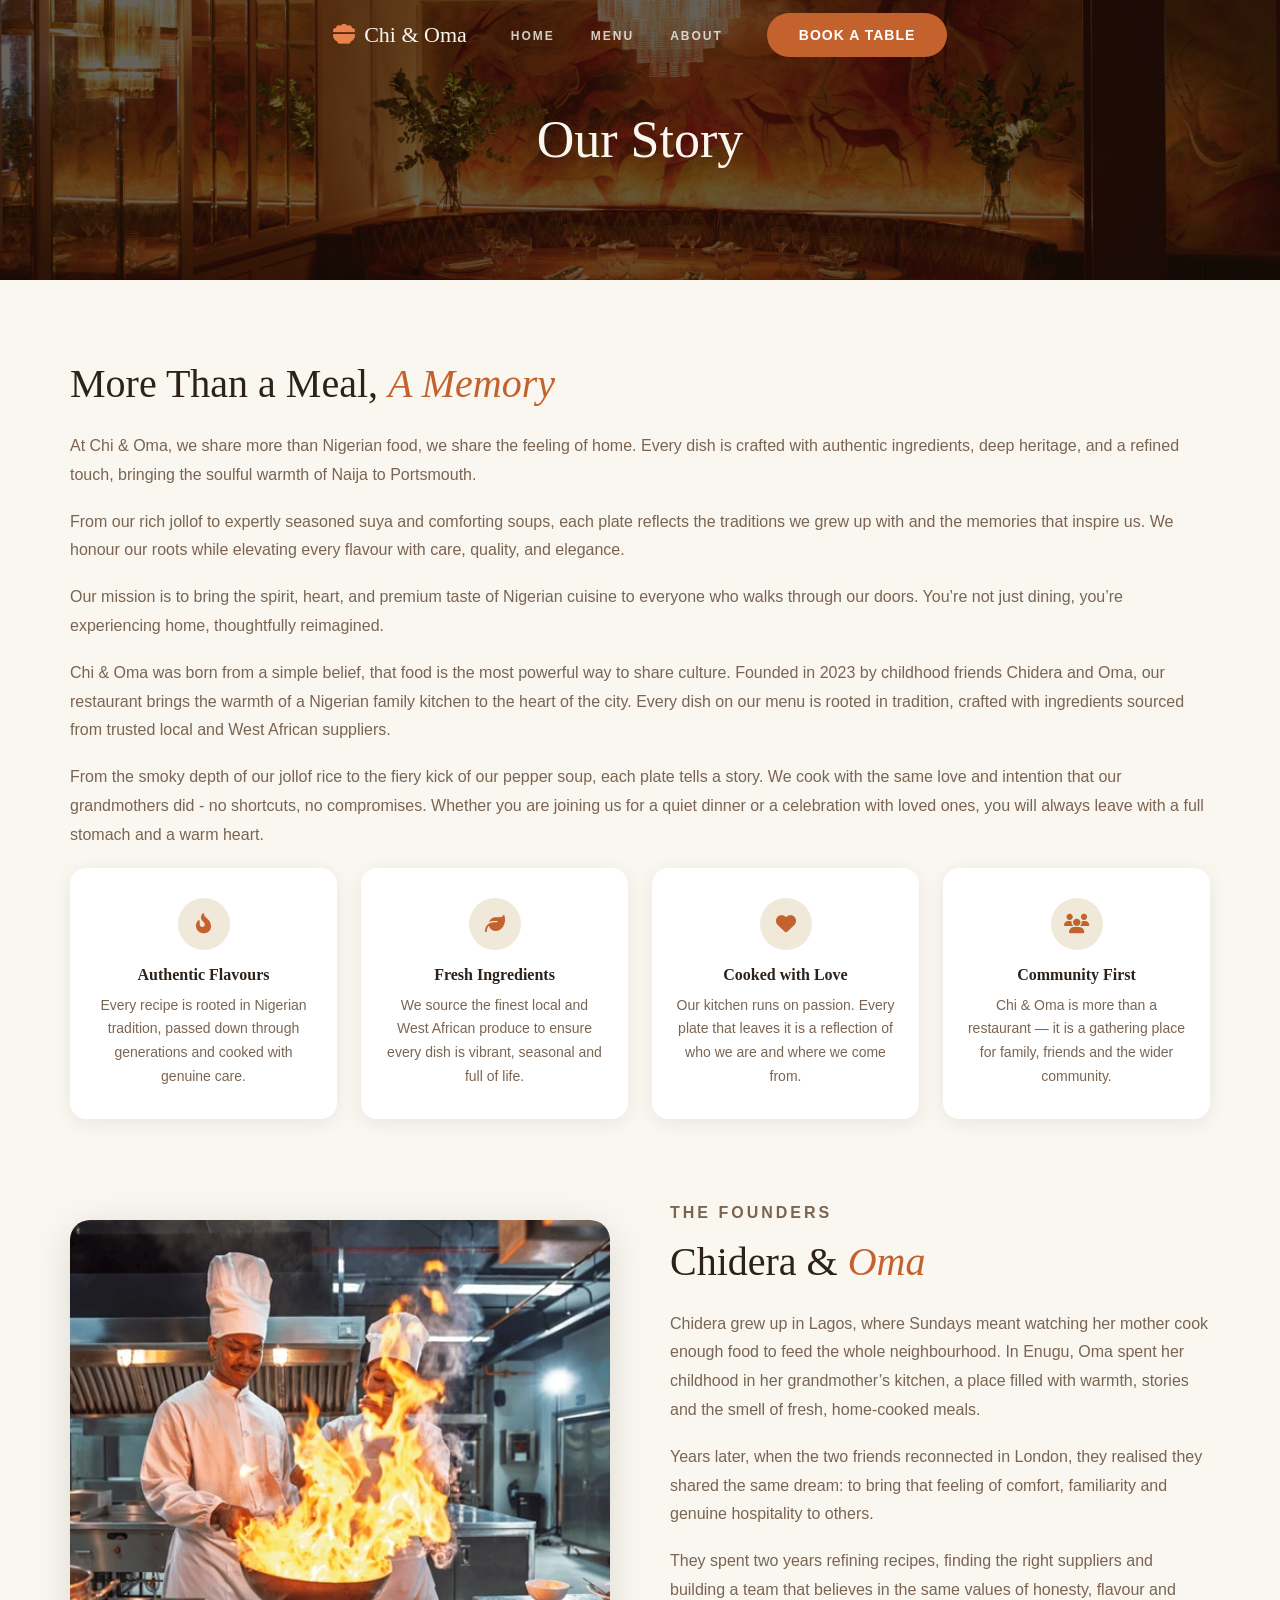
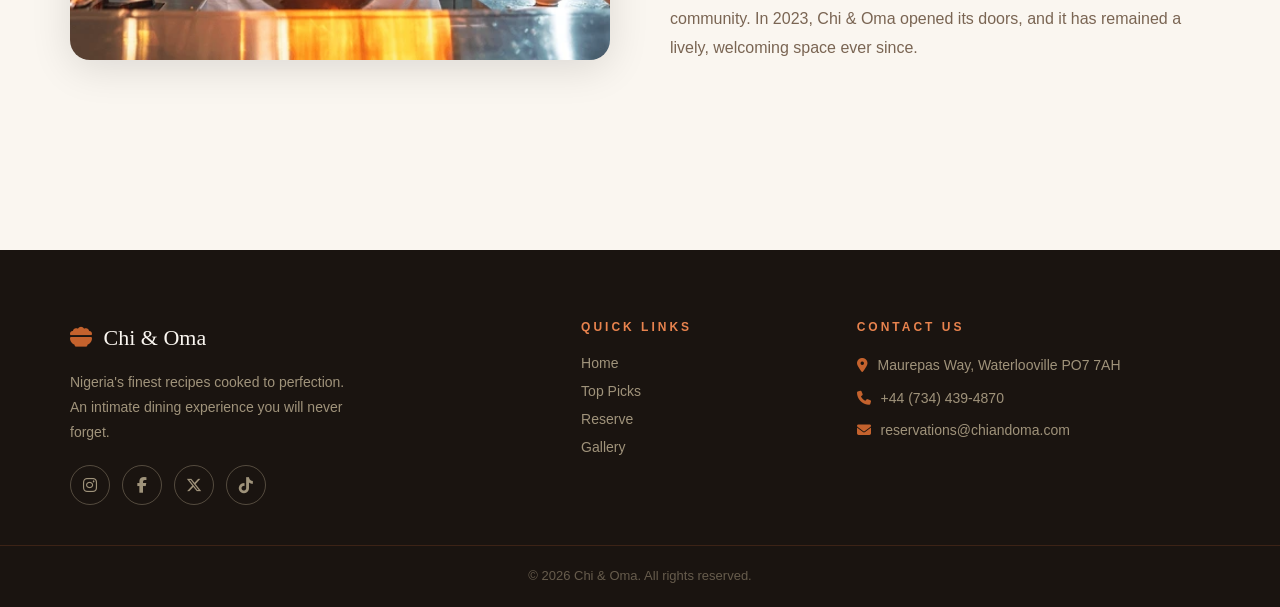
<file: Restaurant Website v2.4/about.html>
<!doctype html>
<html lang="en">
  <head>
    <meta charset="UTF-8" />
    <meta name="viewport" content="width=device-width, initial-scale=1.0" />
    <title>About Us · Chi&Oma</title>
    <link rel="stylesheet" href="https://cdnjs.cloudflare.com/ajax/libs/font-awesome/6.5.0/css/all.min.css" />
    <link rel="stylesheet" href="style.css" />
  </head>
  <body>

    <!-- header -->
    <header id="header">
      <div class="header-inner">
           <a href="#home" class="logo"><i class="fa-solid fa-bowl-food"></i> Chi &amp; Oma</a>
        <nav>
          <ul id="nav-list">
            <li><a href="index.html">Home</a></li>
            <li><a href="menu.html">Menu</a></li>
            <li><a href="about.html">About</a></li>
          </ul>
        </nav>
        <a href="reserve.html" class="btn-orange">Book a Table</a>
        <button id="hamburger" aria-label="Open menu">&#9776;</button>
      </div>
    </header>

    <!-- page hero -->
    <div class="about-page-hero">
      <div class="hero-overlay"></div>
      <div class="about-page-hero-text">
        <h1>Our Story</h1>
      </div>
    </div>

    <!-- about -->
    <section class="about-page">
      <!-- intro text -->
        <div class="about-page-text">
          <h2>More Than a Meal, <em>A Memory</em></h2>
          <p>At Chi & Oma, we share more than Nigerian food, we share the feeling of home. Every dish is crafted with authentic ingredients, deep heritage, and a refined touch, bringing the soulful warmth of Naija to Portsmouth.</p>
          <p>From our rich jollof to expertly seasoned suya and comforting soups, each plate reflects the traditions we grew up with and the memories that inspire us. We honour our roots while elevating every flavour with care, quality, and elegance.</p>
          <p>Our mission is to bring the spirit, heart, and premium taste of Nigerian cuisine to everyone who walks through our doors. You’re not just dining, you’re experiencing home, thoughtfully reimagined.</p>

          <p>Chi & Oma was born from a simple belief, that food is the most powerful way to share culture. Founded in 2023 by childhood friends Chidera and Oma, our restaurant brings the warmth of a Nigerian family kitchen to the heart of the city. Every dish on our menu is rooted in tradition, crafted with ingredients sourced from trusted local and West African suppliers.</p>
          <p>From the smoky depth of our jollof rice to the fiery kick of our pepper soup, each plate tells a story. We cook with the same love and intention that our grandmothers did - no shortcuts, no compromises. Whether you are joining us for a quiet dinner or a celebration with loved ones, you will always leave with a full stomach and a warm heart.</p>
        </div>
      </div>

      <div class="about-values">
        <div class="about-value-card">
          <div class="about-value-icon"><i class="fa-solid fa-fire-flame-curved"></i></div>
          <h4>Authentic Flavours</h4>
          <p>Every recipe is rooted in Nigerian tradition, passed down through generations and cooked with genuine care.</p>
        </div>
        <div class="about-value-card">
          <div class="about-value-icon"><i class="fa-solid fa-leaf"></i></div>
          <h4>Fresh Ingredients</h4>
          <p>We source the finest local and West African produce to ensure every dish is vibrant, seasonal and full of life.</p>
        </div>
        <div class="about-value-card">
          <div class="about-value-icon"><i class="fa-solid fa-heart"></i></div>
          <h4>Cooked with Love</h4>
          <p>Our kitchen runs on passion. Every plate that leaves it is a reflection of who we are and where we come from.</p>
        </div>
        <div class="about-value-card">
          <div class="about-value-icon"><i class="fa-solid fa-users"></i></div>
          <h4>Community First</h4>
          <p>Chi &amp; Oma is more than a restaurant — it is a gathering place for family, friends and the wider community.</p>
        </div>
      </div>

      <div class="about-page-intro about-page-intro--reverse">
        <div class="about-page-text">
          <p class="label">The Founders</p>
          <h2>Chidera &amp; <em>Oma</em></h2>
          <p>Chidera grew up in Lagos, where Sundays meant watching her mother cook enough food to feed the whole neighbourhood. In Enugu, Oma spent her childhood in her grandmother’s kitchen, a place filled with warmth, stories and the smell of fresh, home‑cooked meals.</p>

          <p>Years later, when the two friends reconnected in London, they realised they shared the same dream: to bring that feeling of comfort, familiarity and genuine hospitality to others.</p>

          <p>They spent two years refining recipes, finding the right suppliers and building a team that believes in the same values of honesty, flavour and community. In 2023, Chi & Oma opened its doors, and it has remained a lively, welcoming space ever since.</p>
        </div>
        <img src="images/chef-at-the-kitchen.jpg" alt="Chef at work" />
      </div>

    </section>

    <!-- footer -->
    <footer id="footer">
      <div class="footer-inner">
        <div>
          <p class="footer-logo"> <i class="fa-solid fa-bowl-food"></i> Chi &amp; Oma</p>
          <p class="footer-desc">Nigeria's finest recipes cooked to perfection. An intimate dining experience you will never forget.</p>
          <div class="social-links">
            <a href="https://instagram.com" target="_blank" aria-label="Instagram"><i class="fa-brands fa-instagram"></i></a>
            <a href="https://facebook.com" target="_blank" aria-label="Facebook"><i class="fa-brands fa-facebook-f"></i></a>
            <a href="https://twitter.com" target="_blank" aria-label="Twitter"><i class="fa-brands fa-x-twitter"></i></a>
            <a href="https://tiktok.com" target="_blank" aria-label="TikTok"><i class="fa-brands fa-tiktok"></i></a>
          </div>
        </div>
        <div>
          <h4>Quick Links</h4>
           <ul class="footer-links">
            <li><a href="#home">Home</a></li>
            <li><a href="#features">Top Picks</a></li>
            <li><a href="reserve.html">Reserve</a></li>
            <li><a href="index.html#gallery">Gallery</a></li>
          </ul>
        </div>
        <div>
          <h4>Contact Us</h4>
          <p><i class="fa-solid fa-location-dot"></i> Maurepas Way, Waterlooville PO7 7AH</p>
          <p><i class="fa-solid fa-phone"></i> +44 (734) 439-4870</p>
          <p><i class="fa-solid fa-envelope"></i> reservations@chiandoma.com</p>
        </div>
      </div>
      <div class="footer-bottom">
        <p>&copy; <span id="year"></span> Chi &amp; Oma. All rights reserved.</p>
      </div>
    </footer>
    <script src="script.js"></script>
  </body>
</html>
</file>
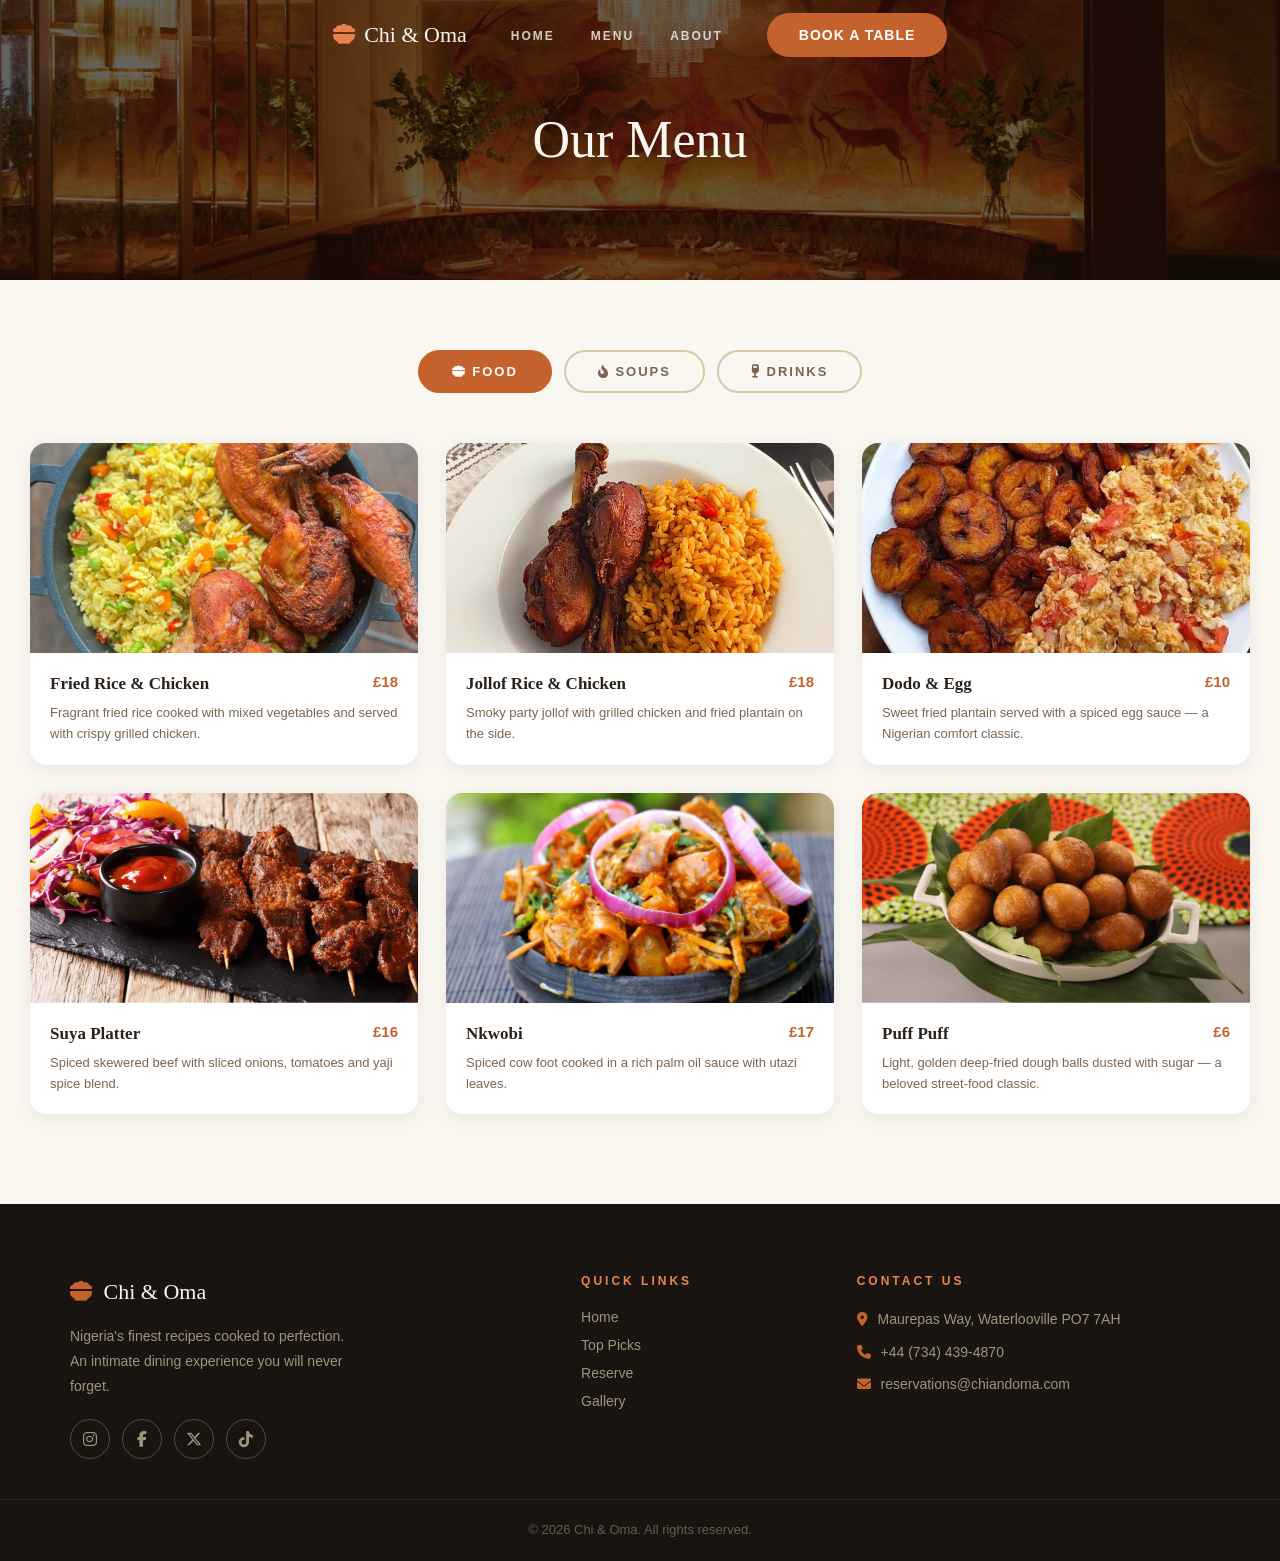
<file: Restaurant Website v2.4/menu.html>
<!doctype html>
<html lang="en">
  <head>
    <meta charset="UTF-8" />
    <meta name="viewport" content="width=device-width, initial-scale=1.0" />
    <title>Menu · Chi & Oma</title>
    <link
      rel="stylesheet"
      href="https://cdnjs.cloudflare.com/ajax/libs/font-awesome/6.5.0/css/all.min.css"
    />
    <link rel="stylesheet" href="style.css" />
  </head>
  <body>
    <!-- Header -->
    <header id="header">
      <div class="header-inner">
        <a href="index.html" class="logo"
          ><i class="fa-solid fa-bowl-food"></i> Chi &amp; Oma</a
        >
        <nav>
          <ul id="nav-list">
            <li><a href="index.html#home">Home</a></li>
            <li><a href="menu.html">Menu</a></li>
            <li><a href="about.html">About</a></li>
          </ul>
        </nav>
        <a href="reserve.html" class="btn-orange">Book a Table</a>
        <button id="hamburger" aria-label="Open menu">&#9776;</button>
      </div>
    </header>

    <!-- Page-hero -->
    <div class="menu-page-hero">
      <div class="hero-overlay"></div>
      <div class="menu-page-hero-text">
        <h1>Our Menu</h1>
      </div>
    </div>

    <!-- menu -->
    <section class="menu-page">
      <div class="menu-tabs">
        <button class="menu-tab active" data-tab="food">
          <i class="fa-solid fa-bowl-food"></i> Food
        </button>
        <button class="menu-tab" data-tab="soups">
          <i class="fa-solid fa-fire-flame-curved"></i> Soups
        </button>
        <button class="menu-tab" data-tab="drinks">
          <i class="fa-solid fa-wine-glass"></i> Drinks
        </button>
      </div>

      <div class="menu-category active" id="tab-food">
        <div class="menu-cards" id="menu-cards-food"></div>
      </div>
      <div class="menu-category" id="tab-soups">
        <div class="menu-cards" id="menu-cards-soups"></div>
      </div>
      <div class="menu-category" id="tab-drinks">
        <div class="menu-cards" id="menu-cards-drinks"></div>
      </div>
    </section>

    <!-- footer -->
    <footer id="footer">
      <div class="footer-inner">
        <div>
          <p class="footer-logo">
            <i class="fa-solid fa-bowl-food"></i> Chi &amp; Oma
          </p>
          <p class="footer-desc">
            Nigeria's finest recipes cooked to perfection. An intimate dining
            experience you will never forget.
          </p>
          <div class="social-links">
            <a href="https://instagram.com" target="_blank" rel="noopener noreferrer" aria-label="Instagram"
              ><i class="fa-brands fa-instagram"></i
            ></a>
            <a href="https://facebook.com" target="_blank" rel="noopener noreferrer" aria-label="Facebook"
              ><i class="fa-brands fa-facebook-f"></i
            ></a>
            <a href="https://twitter.com" target="_blank" rel="noopener noreferrer" aria-label="Twitter"
              ><i class="fa-brands fa-x-twitter"></i
            ></a>
            <a href="https://tiktok.com" target="_blank" rel="noopener noreferrer" aria-label="TikTok"
              ><i class="fa-brands fa-tiktok"></i
            ></a>
          </div>
        </div>
        <div>
          <h4>Quick Links</h4>
          <ul class="footer-links">
            <li><a href="index.html#home">Home</a></li>
            <li><a href="index.html#features">Top Picks</a></li>
            <li><a href="reserve.html">Reserve</a></li>
            <li><a href="index.html#gallery">Gallery</a></li>
          </ul>
        </div>
        <div>
          <h4>Contact Us</h4>
          <p>
            <i class="fa-solid fa-location-dot"></i> Maurepas Way, Waterlooville
            PO7 7AH
          </p>
          <p><i class="fa-solid fa-phone"></i> +44 (734) 439-4870</p>
          <p><i class="fa-solid fa-envelope"></i> reservations@chiandoma.com</p>
        </div>
      </div>
      <div class="footer-bottom">
        <p>
          &copy; <span id="year"></span> Chi &amp; Oma. All rights reserved.
        </p>
      </div>
    </footer>

    <script src="script.js"></script>
  </body>
</html>
</file>
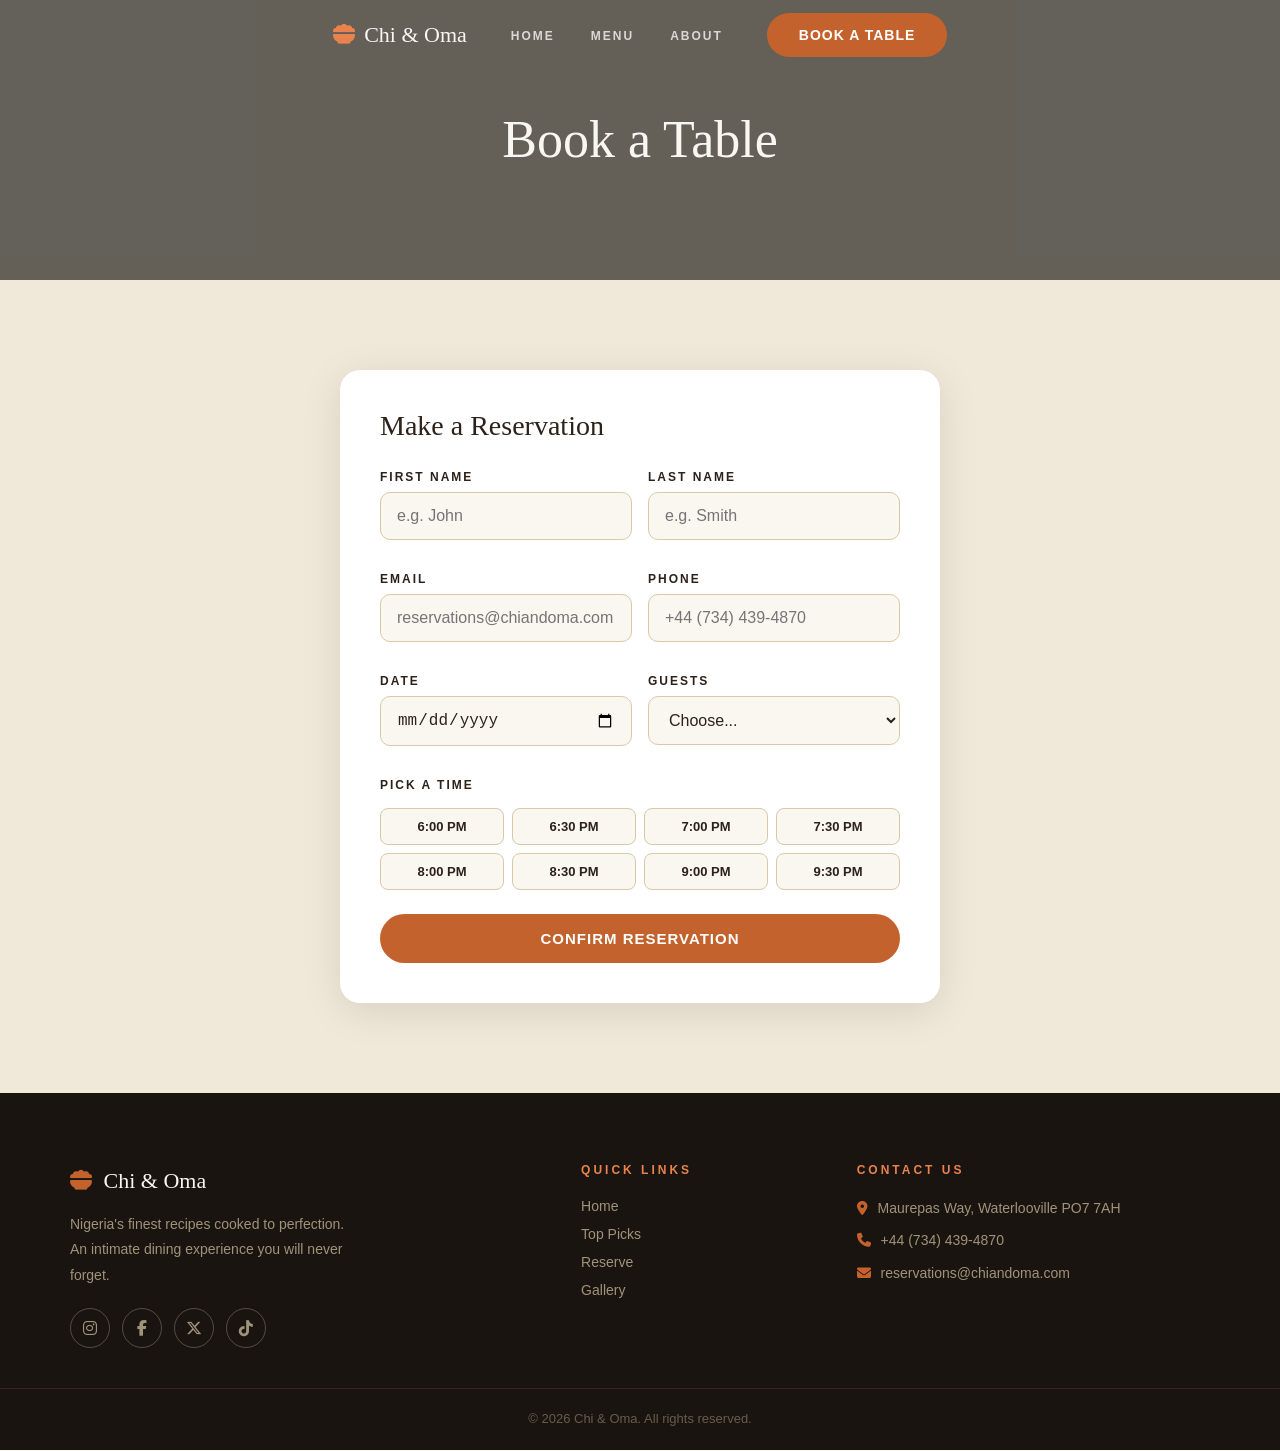
<file: Restaurant Website v2.4/reserve.html>
<!doctype html>
<html lang="en">
  <head>
    <meta charset="UTF-8" />
    <meta name="viewport" content="width=device-width, initial-scale=1.0" />
    <title>Book a Table · Chi & Oma</title>
    <link
      rel="stylesheet"
      href="https://cdnjs.cloudflare.com/ajax/libs/font-awesome/6.5.0/css/all.min.css"
    />
    <link rel="stylesheet" href="style.css" />
  </head>
  <body>
    <!-- Header -->
    <header id="header">
      <div class="header-inner">
        <a href="index.html" class="logo"
          ><i class="fa-solid fa-bowl-food"></i> Chi &amp; Oma</a
        >
        <nav>
          <ul id="nav-list">
            <li><a href="index.html">Home</a></li>
            <li><a href="menu.html">Menu</a></li>
            <li><a href="about.html">About</a></li>
          </ul>
        </nav>
        <a href="reserve.html" class="btn-orange">Book a Table</a>
        <button id="hamburger" aria-label="Open menu">&#9776;</button>
      </div>
    </header>

    <!-- reserve-hero -->
    <div class="reserve-page-hero">
      <div class="hero-overlay"></div>
      <div class="reserve-page-hero-text">
        <h1>Book a Table</h1>
      </div>
    </div>

    <!-- Reservation form -->
    <section class="reserve">
      <div class="reserve-inner">
        <div class="reserve-form-box">
          <form id="reserve-form">
            <h3>Make a Reservation</h3>

            <div class="form-row">
              <div class="form-group">
                <label for="fname">First Name</label>
                <input
                  type="text"
                  id="fname"
                  placeholder="e.g. John"
                  required
                />
              </div>
              <div class="form-group">
                <label for="lname">Last Name</label>
                <input
                  type="text"
                  id="lname"
                  placeholder="e.g. Smith"
                  required
                />
              </div>
            </div>

            <div class="form-row">
              <div class="form-group">
                <label for="email">Email</label>
                <input
                  type="email"
                  id="email"
                  placeholder="reservations@chiandoma.com"
                  required
                />
              </div>
              <div class="form-group">
                <label for="phone">Phone</label>
                <input
                  type="tel"
                  id="phone"
                  placeholder="+44 (734) 439-4870"
                  required
                />
              </div>
            </div>

            <div class="form-row">
              <div class="form-group">
                <label for="date">Date</label>
                <input type="date" id="date" required />
              </div>
              <div class="form-group">
                <label for="guests">Guests</label>
                <select id="guests" required>
                  <option value="">Choose...</option>
                  <option value="1">1 Guest</option>
                  <option value="2">2 Guests</option>
                  <option value="3">3 Guests</option>
                  <option value="4">4 Guests</option>
                  <option value="5">5 Guests</option>
                  <option value="6">6 Guests</option>
                </select>
              </div>
            </div>

            <div class="form-group">
              <label>Pick a Time</label>
              <div id="time-slots" class="time-slots"></div>
              <input type="hidden" id="chosen-time" />
            </div>

            <button type="submit" class="btn-submit">
              Confirm Reservation
            </button>
          </form>

          <div id="success-box" class="success-box" style="display: none">
            <div class="success-icon">&#x2705;</div>
            <h3>Booking Confirmed!</h3>
            <p id="success-message"></p>
            <button id="book-again" class="btn-submit">
              Make Another Booking
            </button>
          </div>
        </div>
      </div>
    </section>

    <!-- Footer -->
    <footer id="footer">
      <div class="footer-inner">
        <div>
          <p class="footer-logo">
            <i class="fa-solid fa-bowl-food"></i> Chi &amp; Oma
          </p>
          <p class="footer-desc">
            Nigeria's finest recipes cooked to perfection. An intimate dining
            experience you will never forget.
          </p>
          <div class="social-links">
            <a
              href="https://instagram.com"
              target="_blank"
              aria-label="Instagram"
              ><i class="fa-brands fa-instagram"></i
            ></a>
            <a href="https://facebook.com" target="_blank" aria-label="Facebook"
              ><i class="fa-brands fa-facebook-f"></i
            ></a>
            <a href="https://twitter.com" target="_blank" aria-label="Twitter"
              ><i class="fa-brands fa-x-twitter"></i
            ></a>
            <a href="https://tiktok.com" target="_blank" aria-label="TikTok"
              ><i class="fa-brands fa-tiktok"></i
            ></a>
          </div>
        </div>
        <div>
          <h4>Quick Links</h4>
          <ul class="footer-links">
            <li><a href="index.html#home">Home</a></li>
            <li><a href="index.html#features">Top Picks</a></li>
            <li><a href="reserve.html">Reserve</a></li>
            <li><a href="index.html#gallery">Gallery</a></li>
          </ul>
        </div>
        <div>
          <h4>Contact Us</h4>
          <p>
            <i class="fa-solid fa-location-dot"></i> Maurepas Way, Waterlooville
            PO7 7AH
          </p>
          <p><i class="fa-solid fa-phone"></i> +44 (734) 439-4870</p>
          <p><i class="fa-solid fa-envelope"></i> reservations@chiandoma.com</p>
        </div>
      </div>
      <div class="footer-bottom">
        <p>
          &copy; <span id="year"></span> Chi &amp; Oma. All rights reserved.
        </p>
      </div>
    </footer>

    <script src="script.js"></script>
  </body>
</html>
</file>
<file: Restaurant Website v2.4/style.css>
* {
  margin: 0;
  padding: 0;
  box-sizing: border-box;
}

body {
  font-family: "Lato", sans-serif;
  font-size: 16px;
  color: #2c221a;
  background-color: #faf6f0;
  overflow-x: hidden;
}

a {
  text-decoration: none;
  color: inherit;
}

ul {
  list-style: none;
}

.section-top {
  text-align: center;
  margin-bottom: 50px;
}

.label {
  font-size: 12px;
  font-weight: 700;
  letter-spacing: 3px;
  text-transform: uppercase;
  color: #c4622d;
  margin-bottom: 10px;
}

h2 {
  font-family: "Playfair Display", serif;
  font-size: 40px;
  font-weight: 400;
  color: #2c221a;
  line-height: 1.2;
}

h2 em {
  font-style: italic;
  color: #c4622d;
}

.btn-orange {
  display: inline-block;
  padding: 14px 32px;
  background-color: #c4622d;
  color: #ffffff;
  border-radius: 50px;
  font-size: 14px;
  font-weight: 700;
  letter-spacing: 1px;
  text-transform: uppercase;
  transition: background 0.3s;
}

.btn-orange:hover {
  background-color: #9a4720;
}

.btn-clear {
  display: inline-block;
  padding: 14px 32px;
  background-color: transparent;
  color: #faf6f0;
  border: 2px solid rgba(250, 246, 240, 0.6);
  border-radius: 50px;
  font-size: 14px;
  font-weight: 700;
  letter-spacing: 1px;
  text-transform: uppercase;
  transition: background 0.3s;
}

.btn-clear:hover {
  background-color: rgba(250, 246, 240, 0.1);
}

#header {
  position: fixed;
  top: 0;
  left: 0;
  right: 0;
  z-index: 100;
  height: 70px;
  background-color: transparent;
  transition: background 0.3s;
}

#header.scrolled {
  background-color: rgba(20, 16, 9, 0.95);
}

.header-inner {
  max-width: 1200px;
  margin: 0 auto;
  padding: 0 30px;
  height: 100%;
  display: flex;
  align-items: center;
  justify-content: center;
  gap: 30px;
}

.logo {
  font-family: "Playfair Display", serif;
  font-size: 22px;
  color: #faf6f0;
  flex-shrink: 0;
}

.logo i {
  color: #e8834e;
  margin-right: 4px;
}

#nav-list {
  display: flex;
  gap: 8px;
}

#nav-list a {
  font-size: 12px;
  font-weight: 700;
  letter-spacing: 2px;
  text-transform: uppercase;
  color: rgba(250, 246, 240, 0.8);
  padding: 8px 14px;
  border-radius: 50px;
  transition:
    color 0.2s,
    background 0.2s;
}

#nav-list a:hover {
  color: #faf6f0;
  background-color: rgba(196, 98, 45, 0.2);
}

#hamburger {
  display: none;
  font-size: 24px;
  color: #faf6f0;
  background: none;
  border: none;
  cursor: pointer;
  margin-left: auto;
}

.hero {
  position: relative;
  min-height: 100vh;
  display: flex;
  align-items: center;
  justify-content: center;
  background-image: url("images/herobg.jpg");
  background-size: cover;
  background-position: center;
}

.hero-overlay {
  position: absolute;
  inset: 0;
  background-color: rgba(20, 16, 9, 0.65);
}

.hero-text {
  position: relative;
  z-index: 1;
  text-align: center;
  padding: 20px;
  max-width: 750px;
}

.hero-text h1 {
  font-family: "Playfair Display", serif;
  font-size: 72px;
  font-weight: 400;
  color: #faf6f0;
  line-height: 1.1;
  margin-bottom: 24px;
}

.hero-text h1 em {
  font-style: italic;
  color: #e8834e;
}

.hero-desc {
  font-size: 18px;
  color: #ffffff;
  line-height: 1.7;
  margin-bottom: 40px;
}

.hero-buttons {
  display: flex;
  gap: 16px;
  justify-content: center;
  flex-wrap: wrap;
}

.top-picks-section {
  padding: 90px 30px;
  background-color: #faf6f0;
}

.top-picks-section .section-top {
  max-width: 1200px;
  margin: 0 auto 50px auto;
}

.top-picks-grid {
  max-width: 1200px;
  margin: 0 auto;
  display: grid;
  grid-template-columns: repeat(4, 1fr);
  gap: 28px;
}

.pick-card {
  background-color: #ffffff;
  border-radius: 20px;
  overflow: hidden;
  box-shadow: 0 4px 20px rgba(0, 0, 0, 0.08);
  transition: transform 0.3s;
}

.pick-card:hover {
  transform: translateY(-6px);
}

.pick-img-wrap {
  position: relative;
}

.pick-img-wrap img {
  width: 100%;
  height: 200px;
  object-fit: cover;
  display: block;
}

.pick-price {
  position: absolute;
  top: 14px;
  right: 14px;
  background-color: #c4622d;
  color: #ffffff;
  font-size: 14px;
  font-weight: 700;
  padding: 6px 12px;
  border-radius: 50px;
}

.pick-body {
  padding: 20px;
}

.pick-body h3 {
  font-family: "Playfair Display", serif;
  font-size: 18px;
  font-weight: 600;
  color: #2c221a;
  margin-bottom: 8px;
}

.pick-body p {
  font-size: 14px;
  color: #7a6553;
  line-height: 1.6;
}

@media (max-width: 900px) {
  .top-picks-grid {
    grid-template-columns: repeat(2, 1fr);
  }
}

@media (max-width: 600px) {
  .hero-buttons .btn-orange,
  .hero-buttons .btn-clear,
  .header-inner .btn-orange {
    padding: 10px 12px;
    font-size: 8px;
    white-space: nowrap;
  }
  .top-picks-grid {
    grid-template-columns: 1fr;
  }
}

.about-section {
  padding: 90px 30px;
  background-color: #f0e8d8;
}

.about-container {
  max-width: 1200px;
  margin: 0 auto;
  display: grid;
  grid-template-columns: 1fr 1fr;
  gap: 60px;
  align-items: center;
}

.about-container img {
  width: 100%;
  height: 460px;
  object-fit: cover;
  border-radius: 20px;
  display: block;
  box-shadow: 0 8px 40px rgba(0, 0, 0, 0.12);
}

.about-text .label {
  display: block;
  margin-bottom: 10px;
}

.about-text h2 {
  margin-bottom: 24px;
}

.about-text p {
  font-size: 16px;
  color: #7a6553;
  line-height: 1.8;
  margin-bottom: 20px;
}

@media (max-width: 900px) {
  .about-container {
    grid-template-columns: 1fr;
  }

  .about-container img {
    height: 300px;
  }
}

.about-page-hero {
  position: relative;
  height: 280px;
  display: flex;
  align-items: center;
  justify-content: center;
  background-image: url("images/restaurant-dining-room.jpg");
  background-size: cover;
  background-position: center;
}

.about-page-hero-text {
  position: relative;
  z-index: 1;
  text-align: center;
}

.about-page-hero-text h1 {
  font-family: "Playfair Display", serif;
  font-size: 52px;
  font-weight: 400;
  color: #faf6f0;
  line-height: 1.2;
}

.about-page-hero-text h1 em {
  font-style: italic;
  color: #e8834e;
}

.about-page {
  background-color: #faf6f0;
  padding: 80px 30px 90px;
  max-width: 1200px;
  margin: 0 auto;
}

.about-page-intro {
  display: grid;
  grid-template-columns: 1fr 1fr;
  gap: 60px;
  align-items: center;
  margin-bottom: 80px;
}

.about-page-intro--reverse {
  direction: rtl;
}

.about-page-intro--reverse > * {
  direction: ltr;
}

.about-page-intro img {
  width: 100%;
  height: 440px;
  object-fit: cover;
  border-radius: 20px;
  display: block;
  box-shadow: 0 8px 40px rgba(0, 0, 0, 0.12);
}

.about-page-text .label {
  display: block;
  margin-bottom: 10px;
}

.about-page-text h2 {
  margin-bottom: 24px;
}

.about-page-text p {
  font-size: 16px;
  color: #7a6553;
  line-height: 1.8;
  margin-bottom: 18px;
}

.about-values {
  display: grid;
  grid-template-columns: repeat(4, 1fr);
  gap: 24px;
  margin-bottom: 80px;
}

.about-value-card {
  background-color: #ffffff;
  border-radius: 16px;
  padding: 30px 24px;
  text-align: center;
  box-shadow: 0 4px 20px rgba(0, 0, 0, 0.07);
}

.about-value-icon {
  width: 52px;
  height: 52px;
  background-color: #f0e8d8;
  border-radius: 50%;
  display: flex;
  align-items: center;
  justify-content: center;
  margin: 0 auto 16px auto;
  font-size: 20px;
  color: #c4622d;
}

.about-value-card h4 {
  font-family: "Playfair Display", serif;
  font-size: 16px;
  font-weight: 600;
  color: #2c221a;
  margin-bottom: 10px;
}

.about-value-card p {
  font-size: 14px;
  color: #7a6553;
  line-height: 1.7;
}

@media (max-width: 900px) {
  .about-page-intro,
  .about-page-intro--reverse {
    grid-template-columns: 1fr;
    direction: ltr;
  }

  .about-page-intro img {
    height: 300px;
  }

  .about-values {
    grid-template-columns: repeat(2, 1fr);
  }
}

@media (max-width: 600px) {
  .about-values {
    grid-template-columns: 1fr;
  }
}

.menu-page-hero {
  position: relative;
  height: 280px;
  display: flex;
  align-items: center;
  justify-content: center;
  background-image: url("images/restaurant-dining-room.jpg");
  background-size: cover;
  background-position: center;
}

.menu-page-hero-text {
  position: relative;
  z-index: 1;
  text-align: center;
}

.menu-page-hero-text h1 {
  font-family: "Playfair Display", serif;
  font-size: 52px;
  font-weight: 400;
  color: #faf6f0;
  line-height: 1.2;
}

.menu-page-hero-text h1 em {
  font-style: italic;
  color: #e8834e;
}

.menu-page {
  padding: 70px 30px 90px;
  background-color: #faf6f0;
  max-width: 1300px;
  margin: 0 auto;
}

.menu-tabs {
  display: flex;
  justify-content: center;
  gap: 12px;
  margin-bottom: 50px;
}

.menu-tab {
  padding: 12px 32px;
  border: 2px solid #d9c9a8;
  border-radius: 50px;
  background: transparent;
  font-size: 13px;
  font-weight: 700;
  letter-spacing: 2px;
  text-transform: uppercase;
  color: #7a6553;
  cursor: pointer;
  transition: all 0.25s;
}

.menu-tab:hover {
  border-color: #c4622d;
  color: #c4622d;
}

.menu-tab.active {
  background-color: #c4622d;
  border-color: #c4622d;
  color: #ffffff;
}

.menu-category {
  display: none;
}

.menu-category.active {
  display: block;
}

.menu-cards {
  display: grid;
  grid-template-columns: repeat(3, 1fr);
  gap: 28px;
}

.menu-card {
  background-color: #ffffff;
  border-radius: 16px;
  overflow: hidden;
  box-shadow: 0 4px 20px rgba(0, 0, 0, 0.07);
  transition: transform 0.3s;
}

.menu-card:hover {
  transform: translateY(-5px);
}

.menu-card img {
  width: 100%;
  height: 210px;
  object-fit: cover;
  display: block;
}

.menu-card-body {
  padding: 20px;
}

.menu-card-top {
  display: flex;
  justify-content: space-between;
  align-items: flex-start;
  gap: 10px;
  margin-bottom: 8px;
}

.menu-card-top h3 {
  font-family: "Playfair Display", serif;
  font-size: 17px;
  font-weight: 600;
  color: #2c221a;
  line-height: 1.3;
}

.menu-card-price {
  font-size: 15px;
  font-weight: 700;
  color: #c4622d;
  white-space: nowrap;
}

.menu-card-body p {
  font-size: 13px;
  color: #7a6553;
  line-height: 1.6;
}

@media (max-width: 900px) {
  .menu-cards {
    grid-template-columns: repeat(2, 1fr);
  }
}

@media (max-width: 600px) {
  .menu-tabs {
    flex-direction: column;
    align-items: center;
  }

  .menu-cards {
    grid-template-columns: 1fr;
  }
}

.reserve-page-hero {
  position: relative;
  height: 280px;
  display: flex;
  align-items: center;
  justify-content: center;
  background-image: url("https://images.unsplash.com/photo-1414235077428-338989a2e8c0?w=1600&q=85");
  background-size: cover;
  background-position: center;
}

.reserve-page-hero-text {
  position: relative;
  z-index: 1;
  text-align: center;
}

.reserve-page-hero-text h1 {
  font-family: "Playfair Display", serif;
  font-size: 52px;
  font-weight: 400;
  color: #faf6f0;
  line-height: 1.2;
}

.reserve-page-hero-text h1 em {
  font-style: italic;
  color: #e8834e;
}

.reserve {
  padding: 90px 30px;
  background-color: #f0e8d8;
}

.reserve .section-top {
  max-width: 1200px;
  margin: 0 auto 50px auto;
}

.reserve-inner {
  max-width: 1200px;
  margin: 0 auto;
  display: flex;
  justify-content: center;
}

.reserve-form-box {
  background-color: #ffffff;
  border-radius: 20px;
  padding: 40px;
  box-shadow: 0 8px 40px rgba(0, 0, 0, 0.1);
  width: 100%;
  max-width: 600px;
}

.reserve-form-box h3 {
  font-family: "Playfair Display", serif;
  font-size: 28px;
  font-weight: 400;
  color: #2c221a;
  margin-bottom: 28px;
}

.form-row {
  display: flex;
  gap: 16px;
  margin-bottom: 16px;
}

.form-group {
  display: flex;
  flex-direction: column;
  flex: 1;
  margin-bottom: 16px;
}

.form-group label {
  font-size: 12px;
  font-weight: 700;
  letter-spacing: 2px;
  text-transform: uppercase;
  color: #2c221a;
  margin-bottom: 8px;
}

.form-group input,
.form-group select {
  padding: 14px 16px;
  border: 1.5px solid #d9c9a8;
  border-radius: 10px;
  font-size: 16px;
  color: #2c221a;
  background-color: #faf6f0;
  transition: border-color 0.2s;
  outline: none;
}

.form-group input:focus,
.form-group select:focus {
  border-color: #c4622d;
}

.time-slots {
  display: grid;
  grid-template-columns: repeat(4, 1fr);
  gap: 8px;
  margin-top: 8px;
}

.time-btn {
  padding: 10px 4px;
  text-align: center;
  border: 1.5px solid #d9c9a8;
  border-radius: 8px;
  font-size: 13px;
  font-weight: 700;
  color: #2c221a;
  background-color: #faf6f0;
  cursor: pointer;
  transition: all 0.2s;
}

.time-btn:hover {
  border-color: #c4622d;
  color: #c4622d;
}

.time-btn.selected {
  background-color: #c4622d;
  border-color: #c4622d;
  color: #ffffff;
}

.btn-submit {
  width: 100%;
  padding: 16px;
  background-color: #c4622d;
  color: #ffffff;
  border: none;
  border-radius: 50px;
  font-size: 15px;
  font-weight: 700;
  letter-spacing: 1px;
  text-transform: uppercase;
  cursor: pointer;
  transition: background 0.3s;
  margin-top: 8px;
}

.btn-submit:hover {
  background-color: #9a4720;
}

.success-box {
  text-align: center;
  padding: 40px 20px;
}

.success-icon {
  font-size: 60px;
  margin-bottom: 20px;
}

.success-box h3 {
  font-family: "Playfair Display", serif;
  font-size: 28px;
  margin-bottom: 16px;
}

.success-box p {
  font-size: 16px;
  color: #7a6553;
  line-height: 1.8;
  margin-bottom: 30px;
}

.gallery {
  background-color: #141009;
  overflow: hidden;
}

.gallery .section-top {
  padding: 90px 30px 50px 30px;
  max-width: 1200px;
  margin: 0 auto;
}

.gallery h2 {
  color: #faf6f0;
}

.gallery-slider {
  display: grid;
  grid-template-columns: repeat(3, 1fr);
  gap: 4px;
  width: 100%;
  height: 680px;
  overflow: hidden;
}

.gallery-col {
  display: flex;
  flex-direction: column;
  gap: 4px;
  will-change: transform;
}

.gallery-col img {
  width: 100%;
  height: 260px;
  object-fit: cover;
  display: block;
  flex-shrink: 0;
}

@media (max-width: 600px) {
  .gallery-slider {
    grid-template-columns: repeat(2, 1fr);
    height: 500px;
  }

  .gallery-col:last-child {
    display: none;
  }
}
footer {
  background-color: #1a1410;
  color: #d9c9a8;
}

.footer-inner {
  max-width: 1200px;
  margin: 0 auto;
  padding: 70px 30px 40px 30px;
  display: grid;
  grid-template-columns: 2fr 1fr 1.5fr;
  gap: 40px;
}

.footer-logo {
  font-family: "Playfair Display", serif;
  font-size: 22px;
  color: #faf6f0;
  margin-bottom: 14px;
}

.footer-desc {
  font-size: 14px;
  line-height: 1.8;
  color: rgba(217, 201, 168, 0.7);
  max-width: 280px;
  margin-bottom: 20px;
}

.social-links {
  display: flex;
  gap: 12px;
}
.social-links a {
  width: 40px;
  height: 40px;
  display: flex;
  align-items: center;
  justify-content: center;
  border: 1px solid rgba(217, 201, 168, 0.3);
  border-radius: 50%;
  color: rgba(217, 201, 168, 0.7);
  font-size: 16px;
  line-height: 1;
  transition: all 0.2s;
}

.social-links a:hover {
  background-color: #c4622d;
  border-color: #c4622d;
  color: #ffffff;
}

footer h4 {
  font-size: 12px;
  font-weight: 700;
  letter-spacing: 3px;
  text-transform: uppercase;
  color: #e8834e;
  margin-bottom: 20px;
}

.footer-links {
  display: flex;
  flex-direction: column;
  gap: 10px;
}

.footer-links a {
  font-size: 14px;
  color: rgba(217, 201, 168, 0.7);
  transition: color 0.2s;
}

.footer-links a:hover {
  color: #faf6f0;
}

footer p {
  font-size: 14px;
  color: rgba(217, 201, 168, 0.7);
  margin-bottom: 10px;
  line-height: 1.6;
}

footer .fa-solid:not(.social-links .fa-solid),
footer .fa-brands:not(.social-links .fa-brands) {
  color: #c4622d;
  margin-right: 6px;
}

.social-links a i {
  color: inherit;
  margin: 0;
}

.footer-bottom {
  border-top: 1px solid rgba(196, 98, 45, 0.2);
  text-align: center;
  padding: 20px 30px;
}

.footer-bottom p {
  font-size: 13px;
  color: rgba(217, 201, 168, 0.4);
  margin: 0;
}

.feedback {
  padding: 90px 30px;
  background-color: #f0e8d8;
}

.feedback .section-top {
  max-width: 1200px;
  margin: 0 auto 50px auto;
}

.feedback-inner {
  max-width: 1200px;
  margin: 0 auto;
  display: grid;
  grid-template-columns: 1fr 1fr;
  gap: 50px;
  align-items: stretch;
}

.feedback-form-box {
  background-color: #ffffff;
  border-radius: 20px;
  padding: 40px;
  box-shadow: 0 8px 40px rgba(0, 0, 0, 0.1);
}

.feedback-form-box h3 {
  font-family: "Playfair Display", serif;
  font-size: 28px;
  font-weight: 400;
  color: #2c221a;
  margin-bottom: 28px;
}

.feedback-form-box textarea {
  padding: 14px 16px;
  border: 1.5px solid #d9c9a8;
  border-radius: 10px;
  font-size: 16px;
  color: #2c221a;
  background-color: #faf6f0;
  transition: border-color 0.2s;
  outline: none;
  resize: vertical;
  width: 100%;
  font-family: "Lato", sans-serif;
}

.feedback-form-box textarea:focus {
  border-color: #c4622d;
}

.feedback-map {
  border-radius: 20px;
  overflow: hidden;
  box-shadow: 0 8px 40px rgba(0, 0, 0, 0.1);
  min-height: 480px;
}
/* responsive */
@media (max-width: 900px) {
  .reserve-inner {
    grid-template-columns: 1fr;
  }

  .footer-inner {
    grid-template-columns: 1fr 1fr;
  }
}

@media (max-width: 600px) {
  .hero-text h1 {
    font-size: 44px;
  }

  h2 {
    font-size: 30px;
  }

  .gallery-slider {
    grid-template-columns: repeat(2, 1fr);
    height: 500px;
  }

  .gallery-col:last-child {
    display: none;
  }

  .time-slots {
    grid-template-columns: repeat(2, 1fr);
  }

  .form-row {
    flex-direction: column;
  }

  .feedback-inner {
    grid-template-columns: 1fr;
  }

  .feedback-map {
    min-height: 300px;
  }

  .footer-inner {
    grid-template-columns: 1fr;
  }

  #nav-list {
    display: none;
    flex-direction: column;
    position: fixed;
    top: 70px;
    left: 0;
    right: 0;
    background-color: rgba(14, 10, 6, 0.98);
    padding: 20px;
    gap: 4px;
  }

  #nav-list.open {
    display: flex;
  }

  #hamburger {
    display: block;
  }

  #hamburger {
    display: block;
  }
}
</file>
